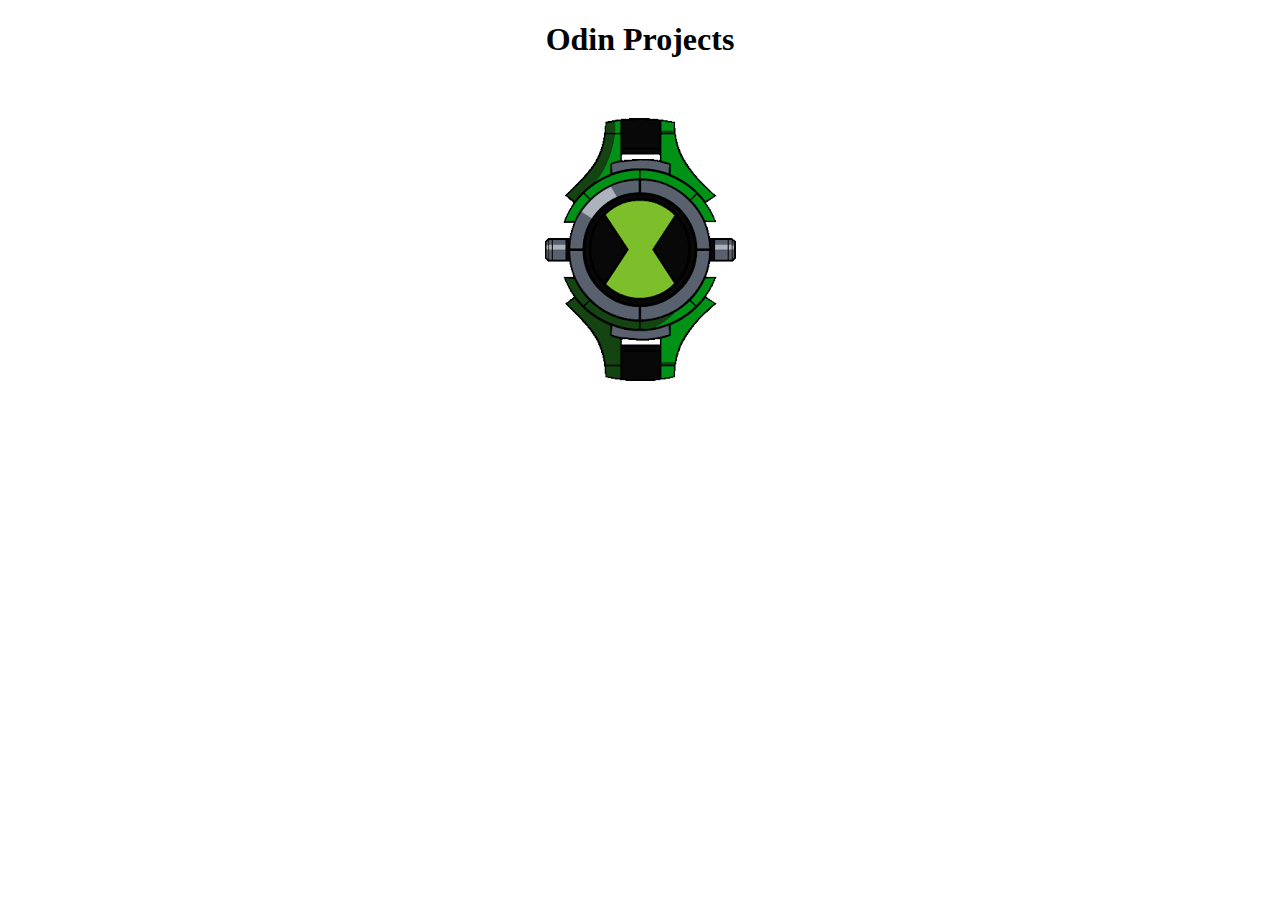
<file: index.html>
<!DOCTYPE html>
<html lang="en"></html>  
 <head>
        <meta charset="HTF-8">
        <title>Odin Projects</title>
        <link rel="stylesheet" href="./styles.css">
        <link rel="stylesheet" href="./styles.css">
    </head>
    <body>
        <h1><strong>Odin Projects</strong></h1>
        &nbsp;
        &nbsp;
        <h2><a href=./watches.html><img src="./watch_pictures/benten.png"></a></h2>
    </body>
</file>
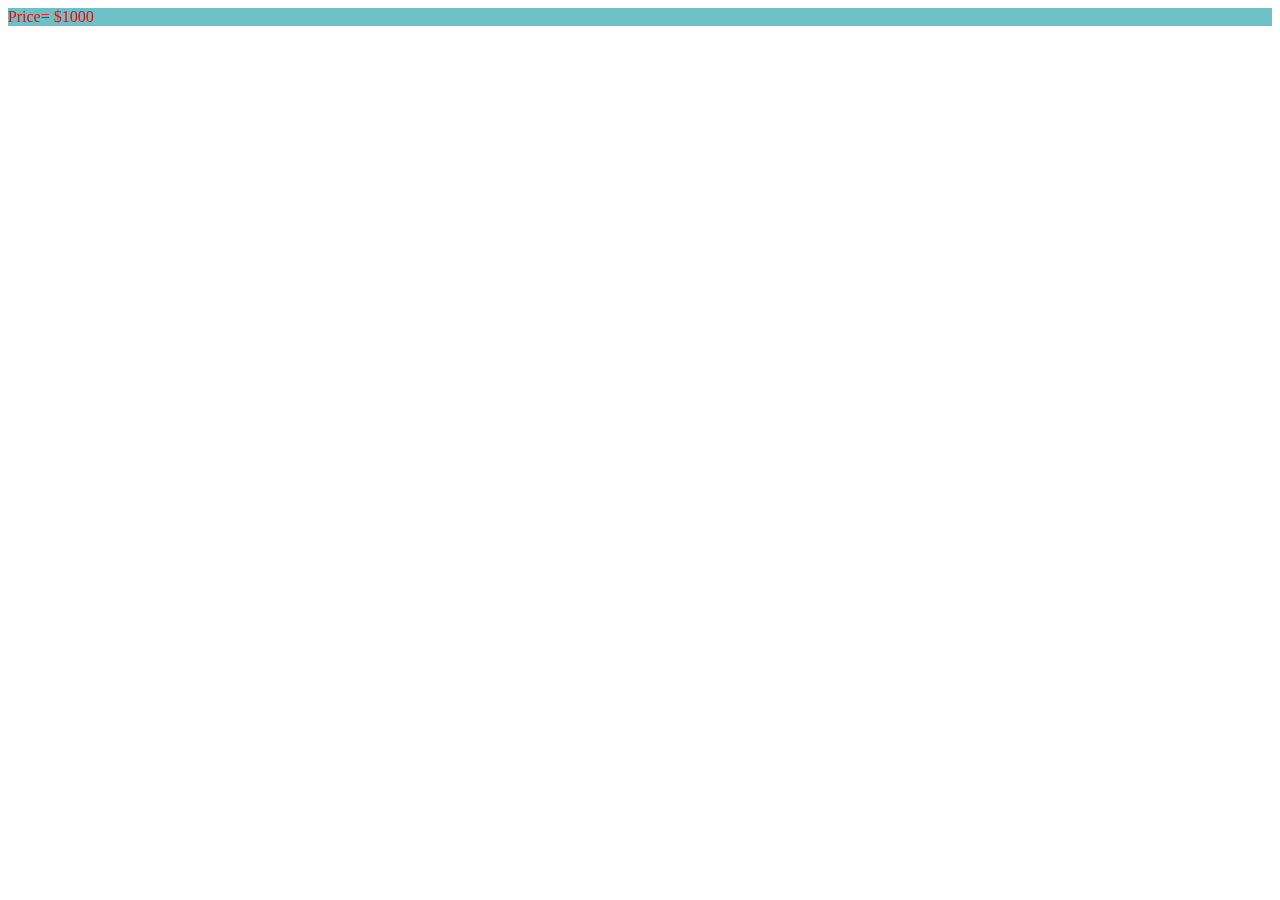
<file: omega.html>
<!DOCTYPE html>
<html lang="en">
<head>
    <meta charset="UTF-8">
    <meta http-equiv="X-UA-Compatible" content="IE=edge">
    <meta name="viewport" content="width=device-width, initial-scale=1.0">
    <title>Omega</title>
    <link rel="stylesheet" href="styles.css">
</head>
<body>
    <div class="price">
    <div id="prices">
        Price= $1000
    </div>
    </div>
</body>
</html>
</file>
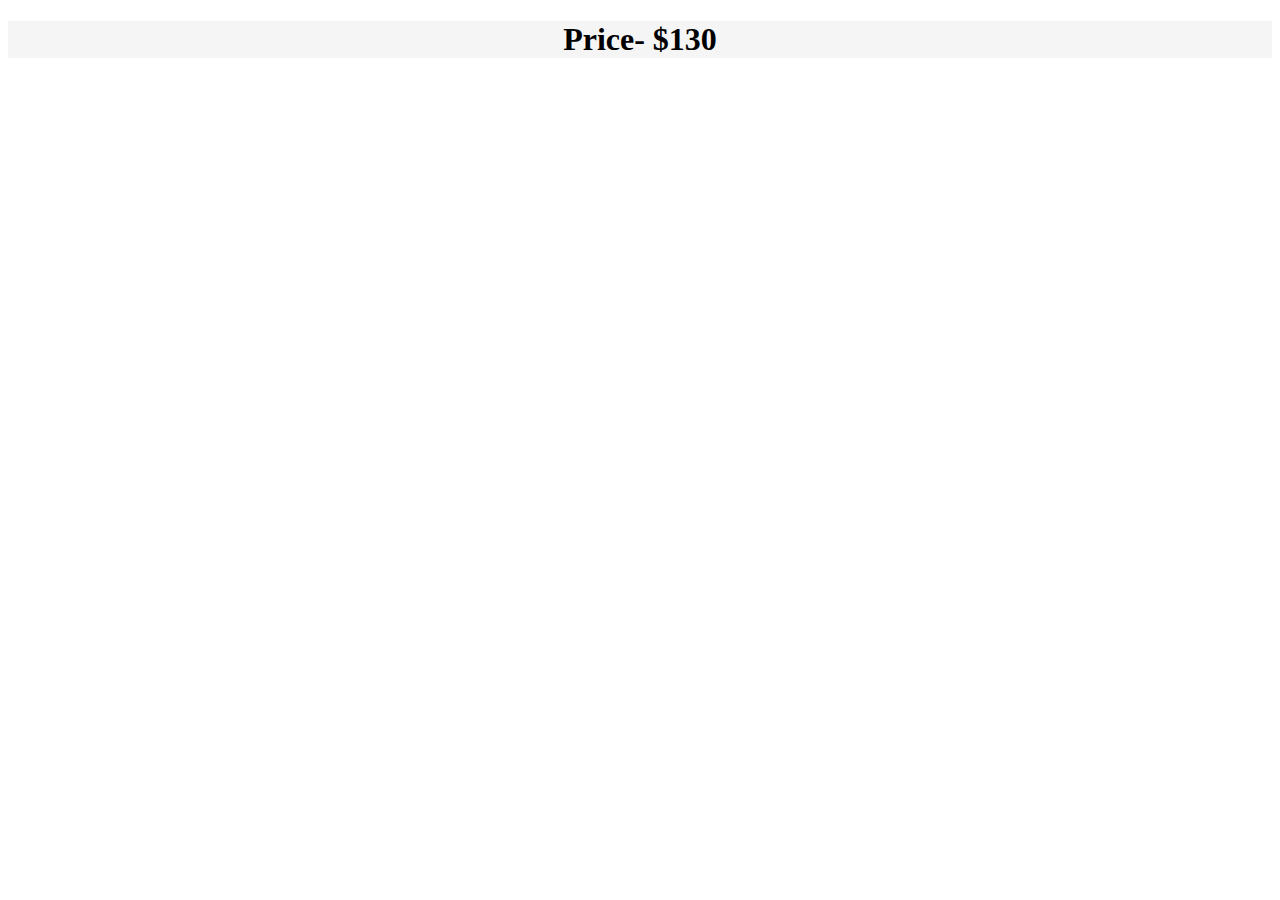
<file: rolex.html>
<!DOCTYPE html>
<html lang="en">
<head>
    <meta charset="UTF-8">
    <meta http-equiv="X-UA-Compatible" content="IE=edge">
    <meta name="viewport" content="width=device-width, initial-scale=1.0">
    <title>Rolex</title>
    <link rel="stylesheet" href="styles.css">
</head>
<body>
    <div class="prices">
        <h1>Price- $130</h1>
        </div>
</body>
</html>
</file>
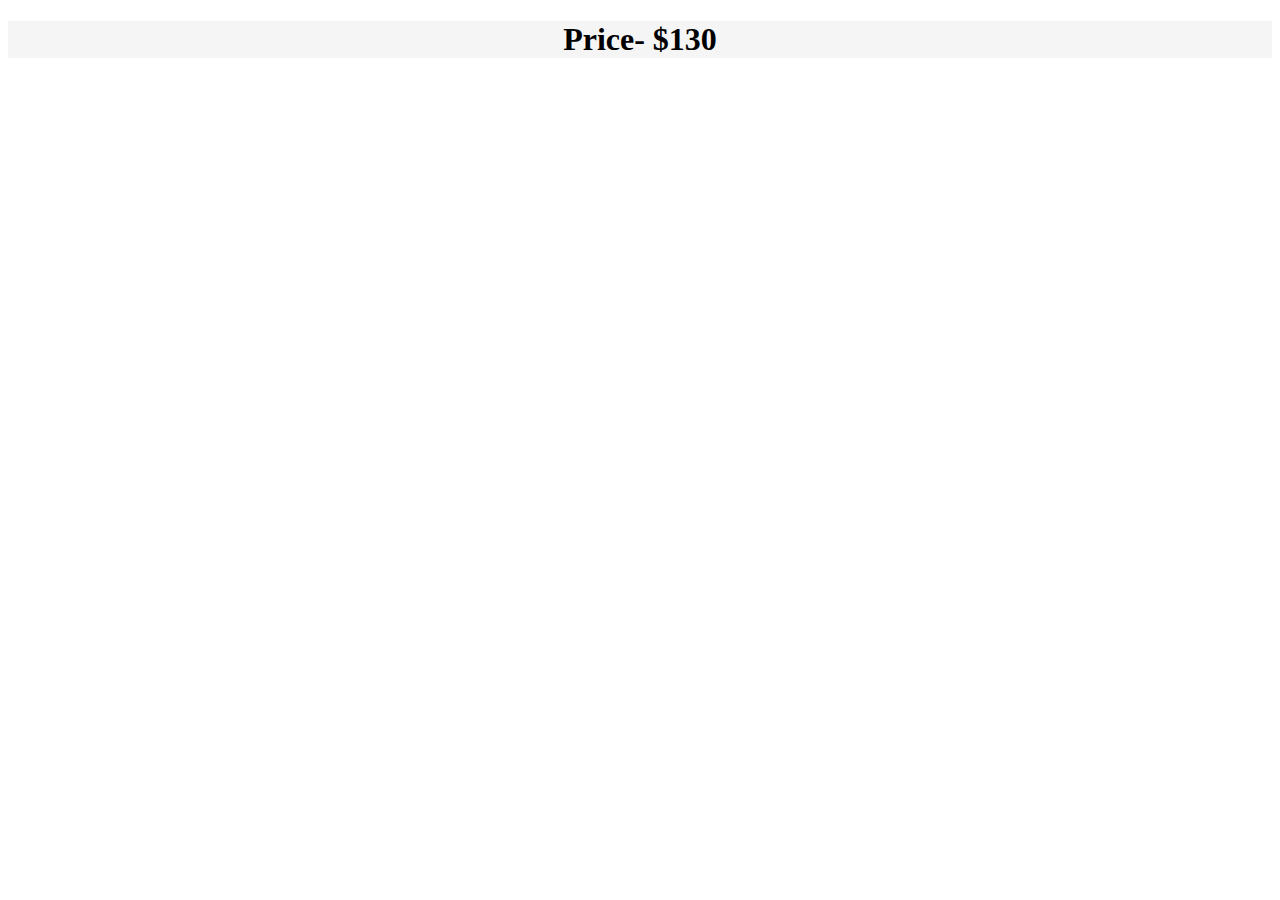
<file: vaer.html>
<!DOCTYPE html>
<html lang="en">
<head>
    <meta charset="UTF-8">
    <meta http-equiv="X-UA-Compatible" content="IE=edge">
    <meta name="viewport" content="width=device-width, initial-scale=1.0">
    <title>Vaer</title>
    <link rel="stylesheet" href="styles.css">
</head>
<body>
    <div class="prices">
    <h1>Price- $130</h1>
    </div>
</body>
</html>
</file>
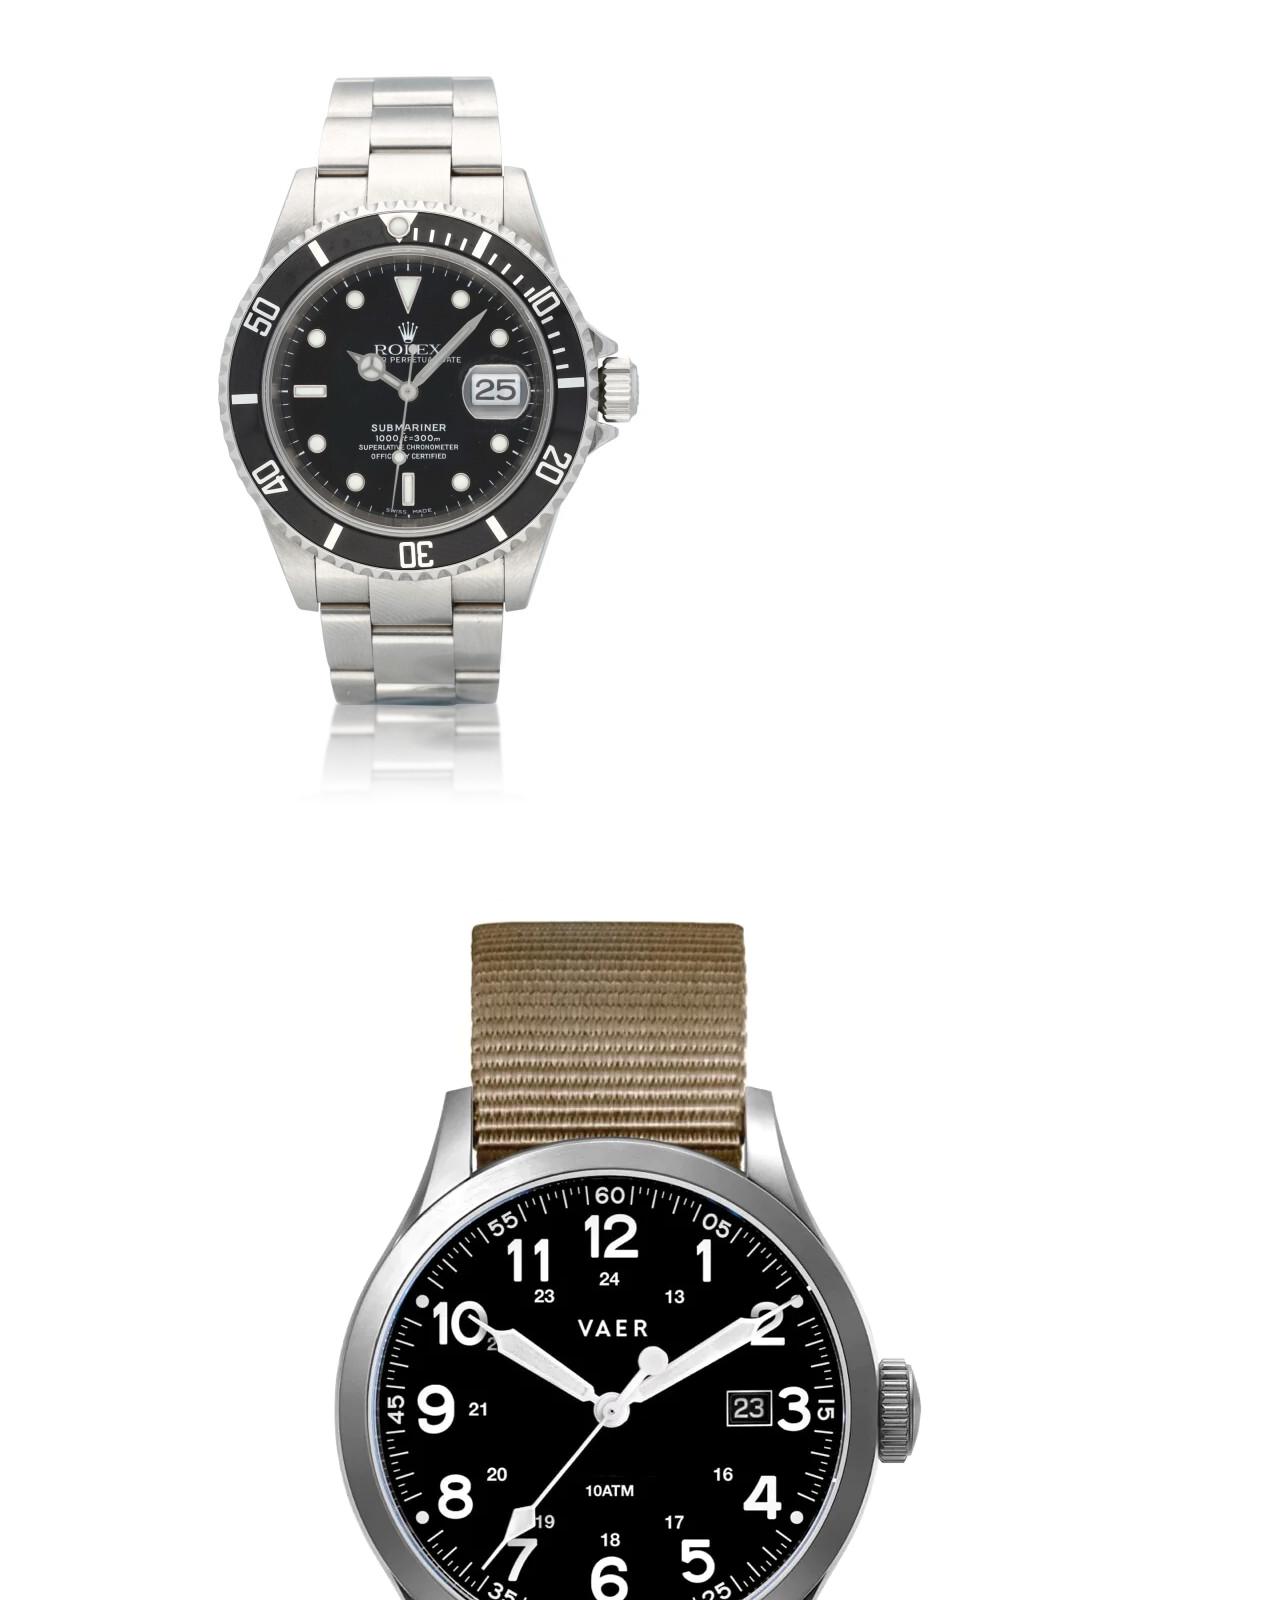
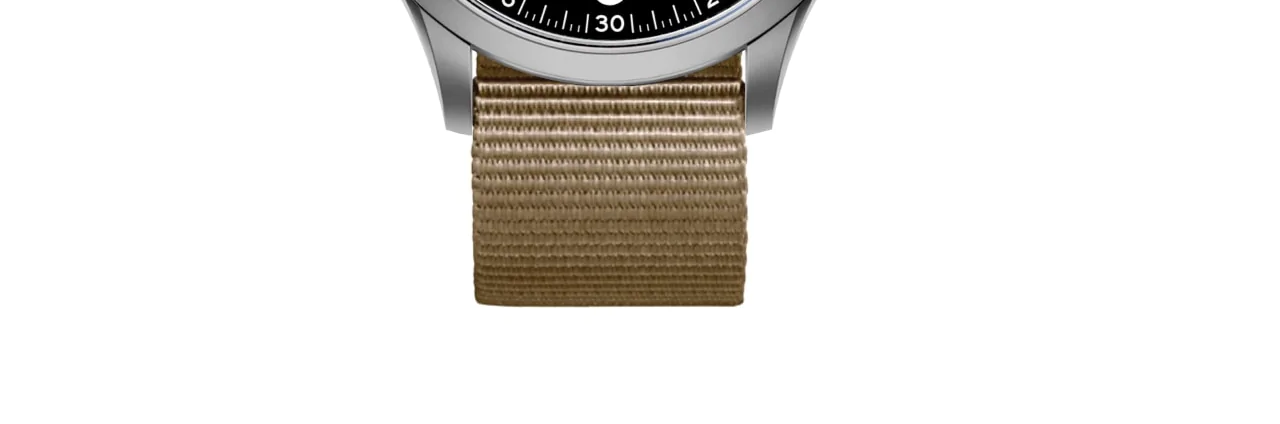
<file: watch.html>
<!DOCTYPE html>
<html lang="en">
<head>
    <meta charset="UTF-8">
    <meta http-equiv="X-UA-Compatible" content="IE=edge">
    <meta name="viewport" content="width=device-width, initial-scale=1.0">
    <title>Watches</title>
</head>
<body>
    <img src="./watch_pictures/download.png">
    <a href="./index.html"><img src="./watch_pictures/vaer_field.png"></a>
</body>
</html>
</file>
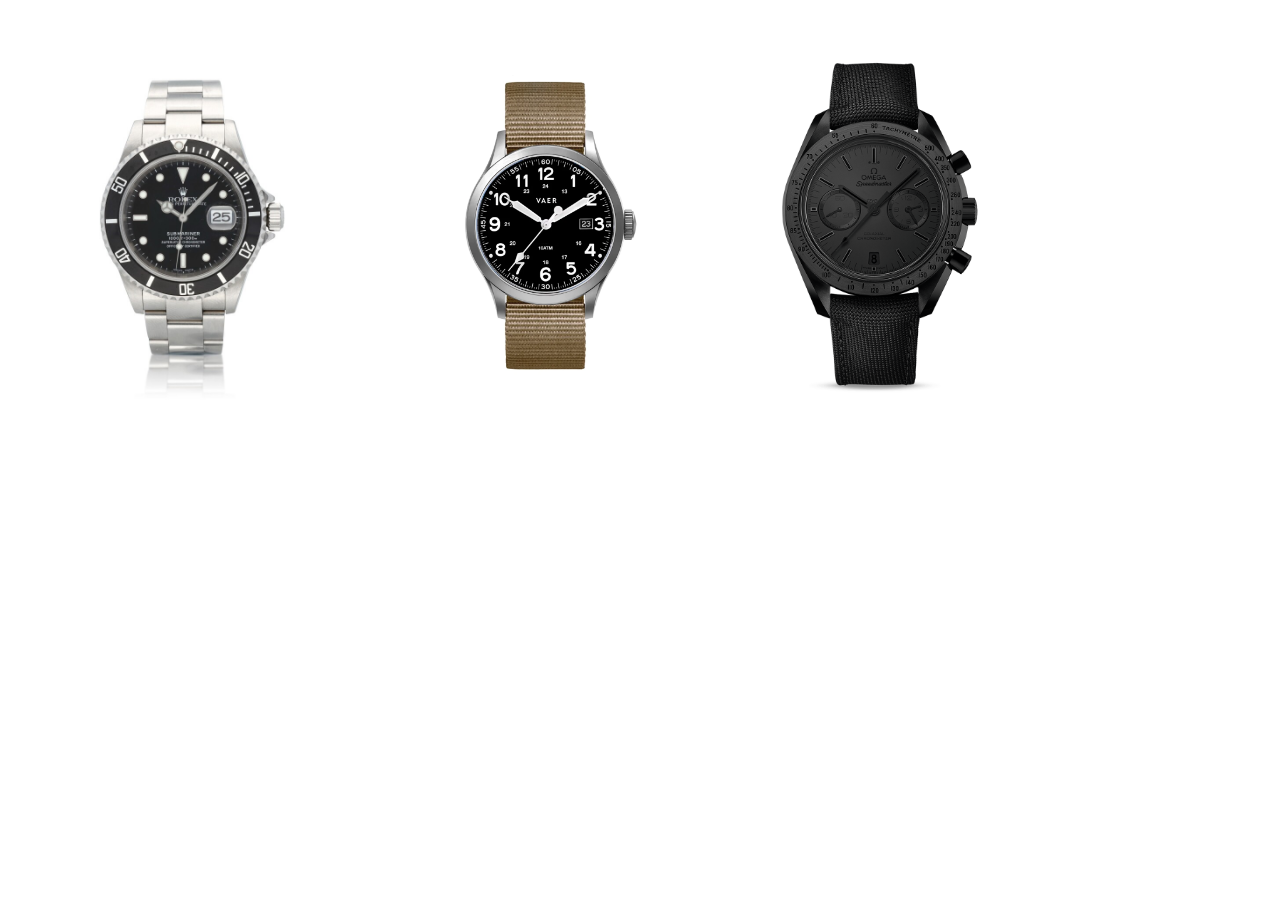
<file: watches.html>
<!DOCTYPE html>
<html lang="en">
<head>
    <meta charset="UTF-8">
    <meta http-equiv="X-UA-Compatible" content="IE=edge">
    <meta name="viewport" content="width=device-width, initial-scale=1.0">
    <title>Watches</title>
</head>
<body>
    <a href=./rolex.html>
    <img src="./watch_pictures/download.png"
        width="350"
        length="350" /></a>
        &nbsp;
        <a href=./vaer.html>
    <img src="./watch_pictures/vaer_field.png"
        width="350"
        length="350" /></a>
        &nbsp;
</body>
<a href=./omega.html>
<img src="./watch_pictures/output-onlinepngtools.png"
        width="285"
        length="350" /></a>
</body>
</html>
</file>
<file: styles.css>
.price {
    color:aqua;
    background-color: beige;    
}
.prices {
    color:black;
    background-color: whitesmoke;
}
#prices{
    color: red;
    background-color: rgba(67, 177, 192, 0.774);
}
h1 {
    text-align:center;
}
h2 {
    text-align:center;
}
</file>
